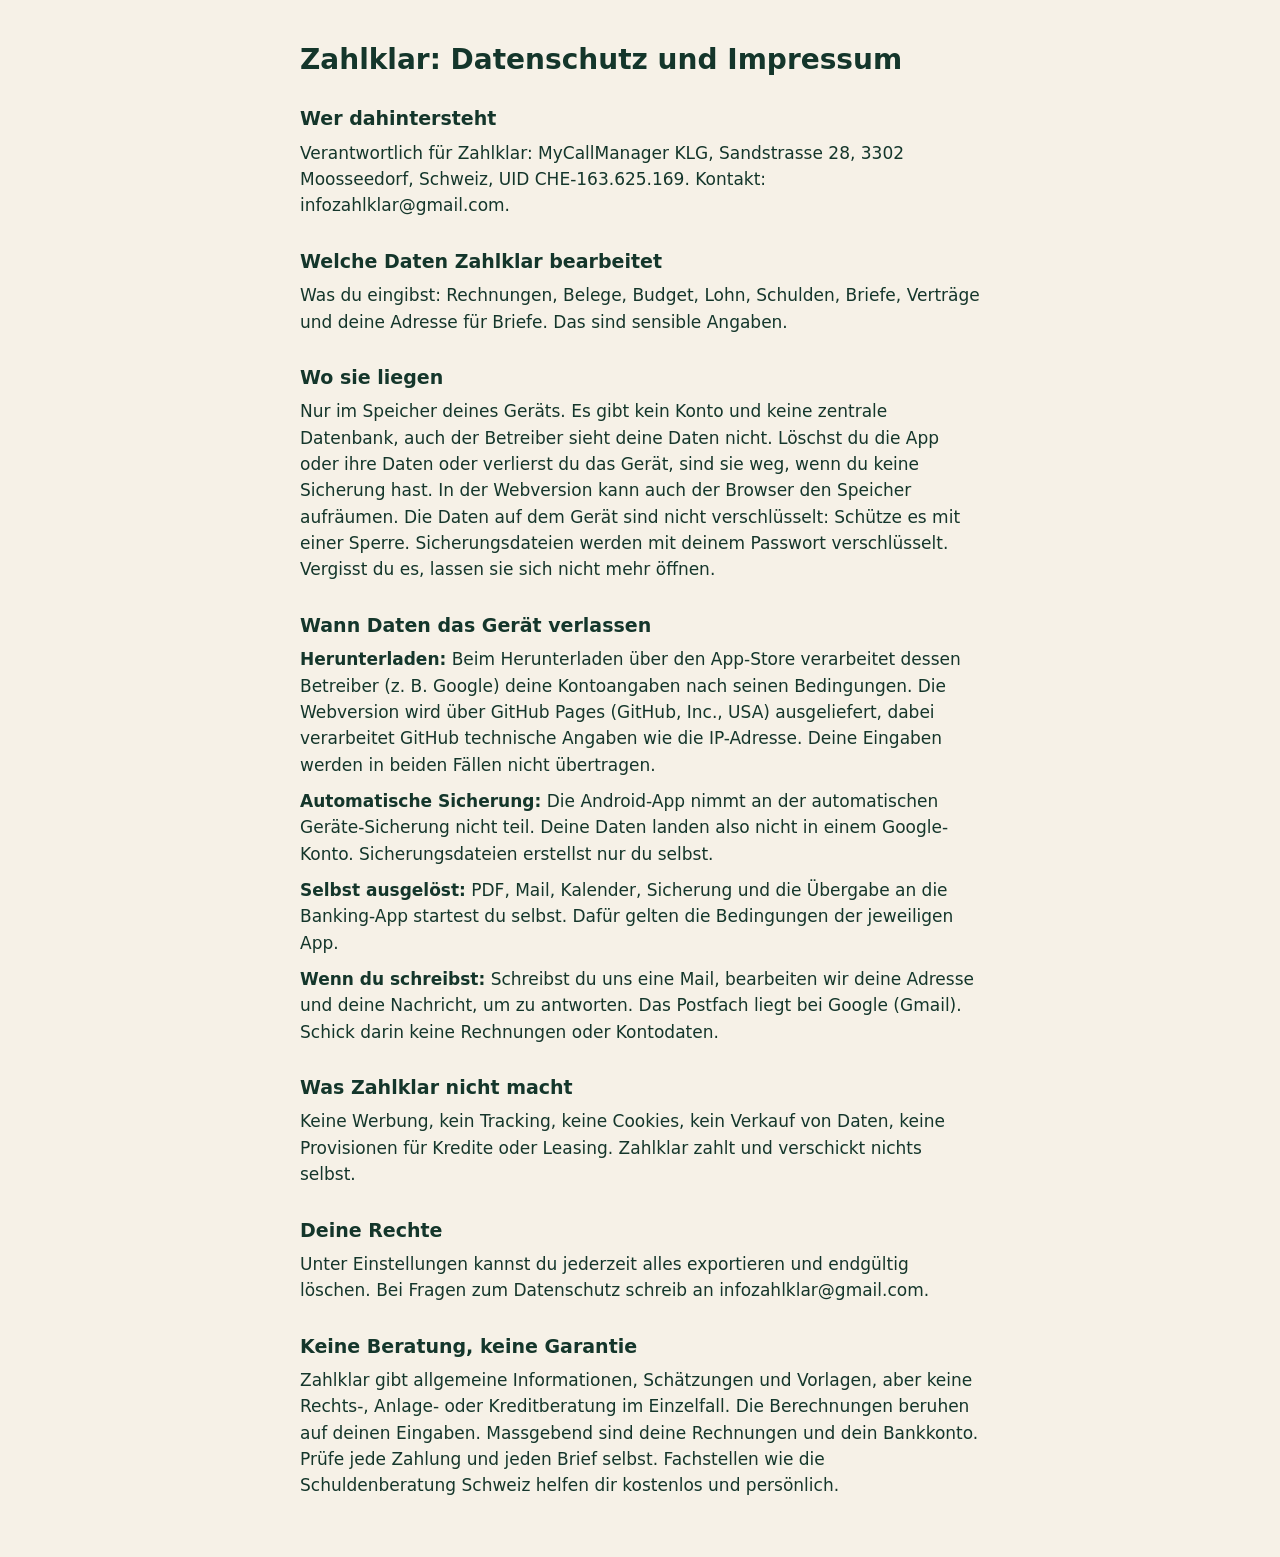
<file: datenschutz.html>
<!doctype html>
<!-- Öffentliche Fassung von src/screens/Legal.tsx für die App-Stores. Änderungen in beiden Dateien machen. -->
<html lang="de-CH">
<head>
<meta charset="utf-8">
<meta name="viewport" content="width=device-width, initial-scale=1">
<title>Zahlklar: Datenschutz und Impressum</title>
<style>
  body { background: #f6f1e7; color: #14362b; font: 17px/1.55 system-ui, -apple-system, "Segoe UI", sans-serif; margin: 0; padding: 24px 16px 48px; }
  main { max-width: 680px; margin: 0 auto; }
  h1 { font-size: 28px; line-height: 1.2; }
  h2 { font-size: 19px; margin: 28px 0 6px; }
  p { margin: 0 0 10px; }
</style>
</head>
<body>
<main>
<h1>Zahlklar: Datenschutz und Impressum</h1>
<h2>Wer dahintersteht</h2>
<p>Verantwortlich für Zahlklar: MyCallManager KLG, Sandstrasse 28, 3302 Moosseedorf, Schweiz, UID CHE-163.625.169. Kontakt: infozahlklar@gmail.com.</p>
<h2>Welche Daten Zahlklar bearbeitet</h2>
<p>Was du eingibst: Rechnungen, Belege, Budget, Lohn, Schulden, Briefe, Verträge und deine Adresse für Briefe. Das sind sensible Angaben.</p>
<h2>Wo sie liegen</h2>
<p>Nur im Speicher deines Geräts. Es gibt kein Konto und keine zentrale Datenbank, auch der Betreiber sieht deine Daten nicht. Löschst du die App oder ihre Daten oder verlierst du das Gerät, sind sie weg, wenn du keine Sicherung hast. In der Webversion kann auch der Browser den Speicher aufräumen. Die Daten auf dem Gerät sind nicht verschlüsselt: Schütze es mit einer Sperre. Sicherungsdateien werden mit deinem Passwort verschlüsselt. Vergisst du es, lassen sie sich nicht mehr öffnen.</p>
<h2>Wann Daten das Gerät verlassen</h2>
<p><strong>Herunterladen:</strong> Beim Herunterladen über den App-Store verarbeitet dessen Betreiber (z. B. Google) deine Kontoangaben nach seinen Bedingungen. Die Webversion wird über GitHub Pages (GitHub, Inc., USA) ausgeliefert, dabei verarbeitet GitHub technische Angaben wie die IP-Adresse. Deine Eingaben werden in beiden Fällen nicht übertragen.</p>
<p><strong>Automatische Sicherung:</strong> Die Android-App nimmt an der automatischen Geräte-Sicherung nicht teil. Deine Daten landen also nicht in einem Google-Konto. Sicherungsdateien erstellst nur du selbst.</p>
<p><strong>Selbst ausgelöst:</strong> PDF, Mail, Kalender, Sicherung und die Übergabe an die Banking-App startest du selbst. Dafür gelten die Bedingungen der jeweiligen App.</p>
<p><strong>Wenn du schreibst:</strong> Schreibst du uns eine Mail, bearbeiten wir deine Adresse und deine Nachricht, um zu antworten. Das Postfach liegt bei Google (Gmail). Schick darin keine Rechnungen oder Kontodaten.</p>
<h2>Was Zahlklar nicht macht</h2>
<p>Keine Werbung, kein Tracking, keine Cookies, kein Verkauf von Daten, keine Provisionen für Kredite oder Leasing. Zahlklar zahlt und verschickt nichts selbst.</p>
<h2>Deine Rechte</h2>
<p>Unter Einstellungen kannst du jederzeit alles exportieren und endgültig löschen. Bei Fragen zum Datenschutz schreib an infozahlklar@gmail.com.</p>
<h2>Keine Beratung, keine Garantie</h2>
<p>Zahlklar gibt allgemeine Informationen, Schätzungen und Vorlagen, aber keine Rechts-, Anlage- oder Kreditberatung im Einzelfall. Die Berechnungen beruhen auf deinen Eingaben. Massgebend sind deine Rechnungen und dein Bankkonto. Prüfe jede Zahlung und jeden Brief selbst. Fachstellen wie die Schuldenberatung Schweiz helfen dir kostenlos und persönlich.</p>
</main>
</body>
</html>
</file>
